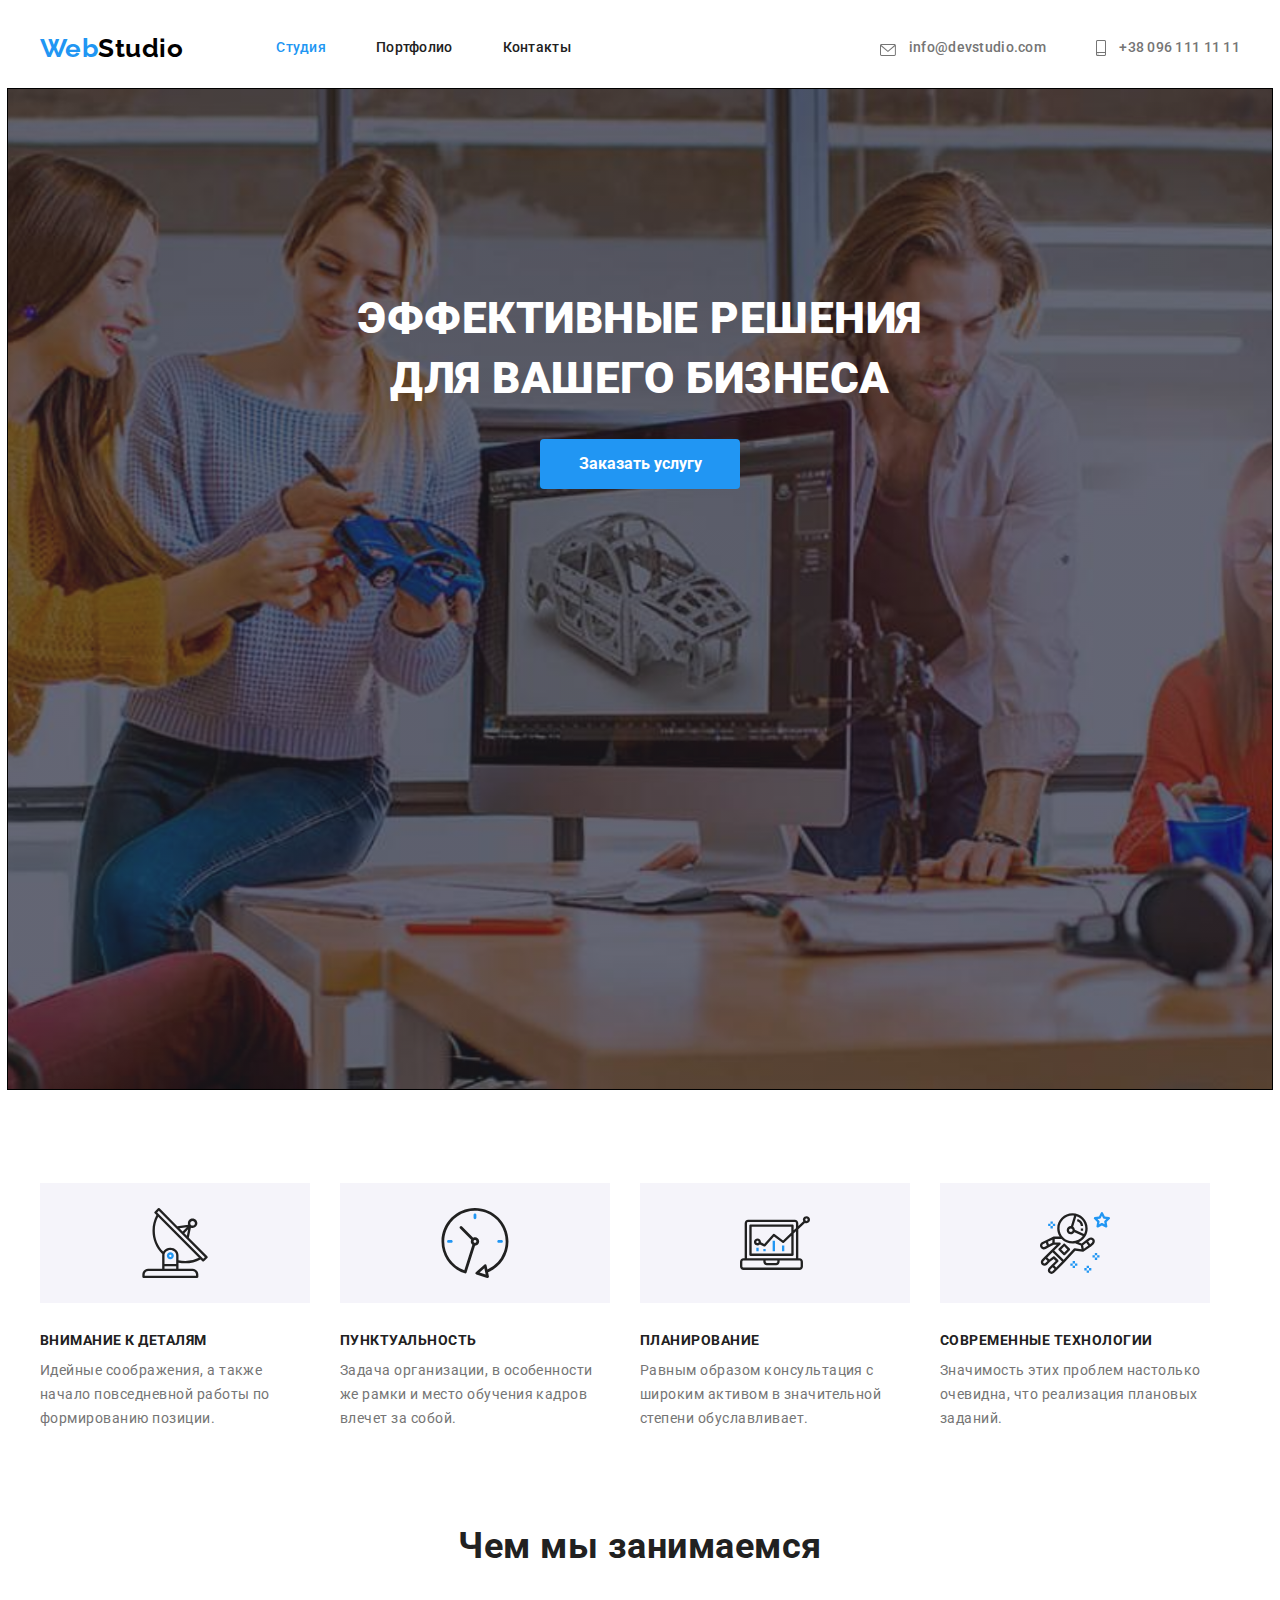
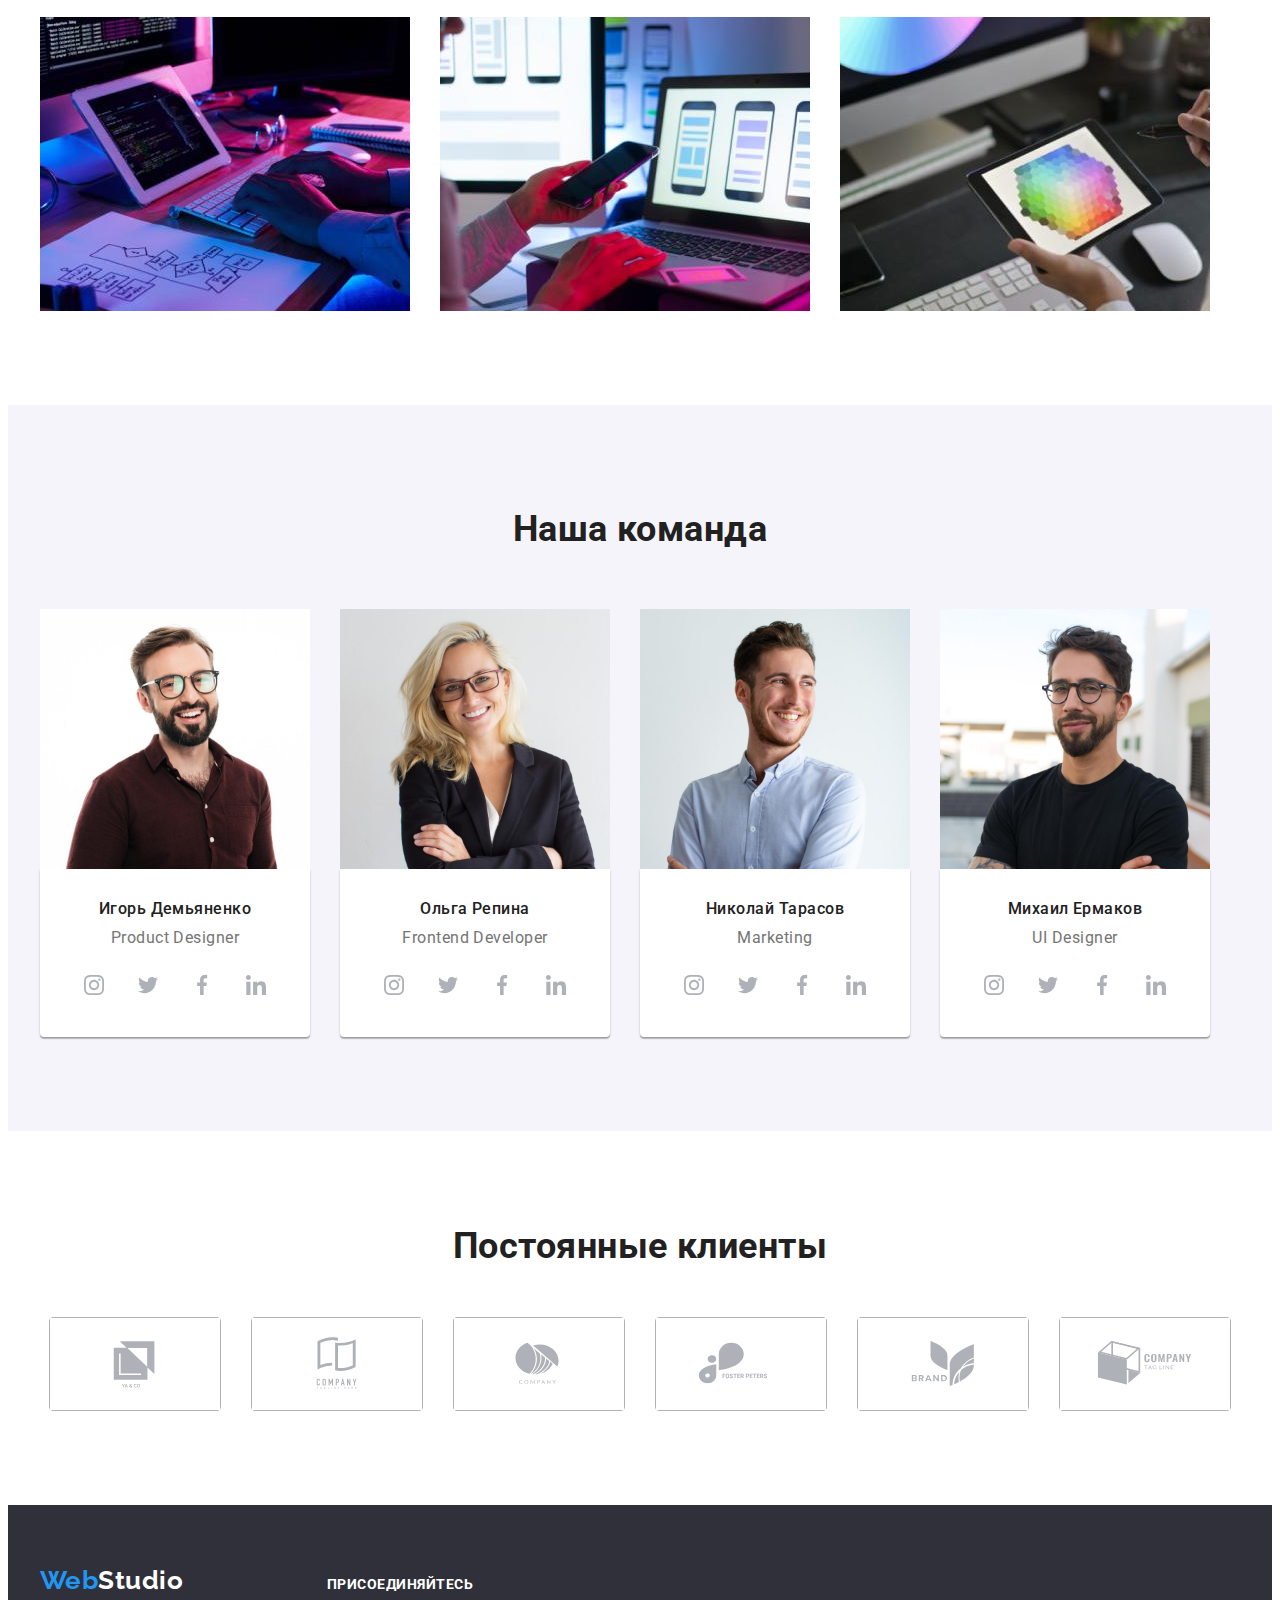
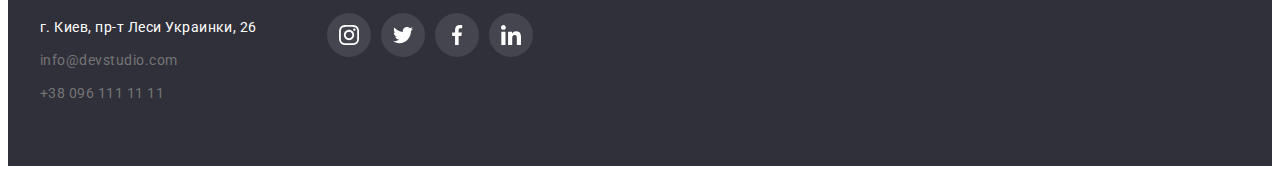
<file: index.html>
<!DOCTYPE html>
<html lang="ru">

<head>
    <meta charset="UTF-8">
    <meta name="viewport" content="width=device-width, initial-scale=1.0">
    <title>WebStudio</title>
    <link rel="preconnect" href="https://fonts.googleapis.com">
    <link rel="preconnect" href="https://fonts.gstatic.com" crossorigin>
    <link
        href="https://fonts.googleapis.com/css2?family=Raleway:wght@700&family=Roboto:wght@400;500;700;900&display=swap"
        rel="stylesheet">
    <link rel="stylesheet" href="https://cdnjs.cloudflare.com/ajax/libs/modern-normalize/1.1.0/modern-normalize.min.css"
        integrity="sha512-wpPYUAdjBVSE4KJnH1VR1HeZfpl1ub8YT/NKx4PuQ5NmX2tKuGu6U/JRp5y+Y8XG2tV+wKQpNHVUX03MfMFn9Q=="
        crossorigin="anonymous" referrerpolicy="no-referrer" />
    <link rel="stylesheet" href="./css/styles.css">
</head>

<body>
    <header>
        <div class="container main-menu">
            <nav class="main-nav">
                <a class="logo higher link" href="./index.html">
                    Web<span class="logo-first">Studio</span>
                </a>
                <ul class="site-nav list">
                    <li class="item"><a class="site-nav-current link" href="./index.html">Студия</a></li>
                    <li class="item"><a class="link" href="./portfolio.html">Портфолио</a></li>
                    <li class="item"><a class="link" href="">Контакты</a></li>
                </ul>
            </nav>
            <ul class="auth-nav list">
                <li class="item">
                    <a class="link" href="mailto:info@devstudio.com">
                        <svg class="mail-icon">
                            <use xlink:href="./images/sprite.svg#icon-envelope">
                            </use>
                        </svg>
                        info@devstudio.com</a>
                </li>
                <li class="phone item">
                    <a class="link" href="tel:+380961111111">
                        <svg class="phone-icon">
                            <use xlink:href="./images/sprite.svg#icon-smartphone">
                            </use>
                        </svg>
                        +38 096 111 11 11</a>
                </li>
            </ul>
        </div>
    </header>

    <main>
        <section class="hero">
            <h1 class="hero-title">Эффективные решения <br> для вашего бизнеса </h1>
            <button type="button" class="btn">Заказать услугу</button>
        </section>

        <section class="dignity">
            <div class="container">
                <h2 hidden> Наши достоинства</h2>
                <ul class="list">
                    <li class="attention item">
                        <div class="dignity-icon">
                            <svg class="antenna-icon">
                                <use href="./images/sprite.svg#icon-antenna">
                                </use>
                            </svg>
                        </div>
                        <h3 class="dignity-title">Внимание к деталям</h3>
                        <p class="pre-title"> Идейные соображения, а также начало повседневной работы по формированию
                            позиции.</p>
                    </li>
                    <li class="punctuality item">
                        <div class="dignity-icon">
                            <svg class="clock-icon">
                                <use href="./images/sprite.svg#icon-clock">
                                </use>
                            </svg>
                        </div>
                        <h3 class="dignity-title">Пунктуальность</h3>
                        <p class="pre-title"> Задача организации, в особенности же рамки и место обучения кадров влечет
                            за собой.</p>
                    </li>
                    <li class="planning item">
                        <div class="dignity-icon">
                            <svg class="diagram-icon">
                                <use href="./images/sprite.svg#icon-diagram">
                                </use>
                            </svg>
                        </div>
                        <h3 class="dignity-title">Планирование</h3>
                        <p class="pre-title">Равным образом консультация с широким активом в значительной степени
                            обуславливает. </p>
                    </li>
                    <li class="technology item">
                        <div class="dignity-icon">
                            <svg class="astonaut-icon">
                                <use href="./images/sprite.svg#icon-astronaut">
                                </use>
                            </svg>
                        </div>
                        <h3 class="dignity-title">Современные технологии</h3>
                        <p class="pre-title"> Значимость этих проблем настолько очевидна, что реализация плановых
                            заданий.</p>
                    </li>
                </ul>
            </div>
        </section>

        <section class="engage">
            <div class="container">
                <h2 class="engage-title">Чем мы занимаемся </h2>
                <ul class="list">
                    <li class="item">
                        <img src="./images/img-1.jpg" alt="Написание сайтов" width="370">
                    </li>
                    <li class="item">
                        <img src="./images/img-2.jpg" alt="Приложение для мобильных телефонов" width="370">
                    </li>
                    <li class="item">
                        <img src="./images/img-3.jpg" alt="Цетовое оформление" width="370">
                    </li>
                </ul>
            </div>
        </section>

        <section class="command">
            <div class="container">
                <h2 class="command-title">Наша команда</h2>
                <ul class="list">
                    <li class="item">
                        <img src="./images/img-4.jpg" alt="фото дизайнера" width="270">
                        <div class="command-data">
                            <h3 class="command-title-item">Игорь Демьяненко</h3>
                            <p class="pre-title" lang="en">Product Designer</p>
                            <ul class="command-social list">
                                <li class="social-item">
                                    <a href="" class="social-link">
                                        <svg class="social-icon">
                                            <use href="./images/sprite.svg#icon-instagram">
                                            </use>
                                        </svg>
                                    </a>
                                </li>
                                <li class="social-item">
                                    <a href="" class="social-link">
                                        <svg class="social-icon">
                                            <use href="./images/sprite.svg#icon-twitter">
                                            </use>
                                        </svg>
                                    </a>
                                </li>
                                <li class="social-item">
                                    <a href="" class="social-link">
                                        <svg class="social-icon">
                                            <use href="./images/sprite.svg#icon-facebook">
                                            </use>
                                        </svg>
                                    </a>
                                </li>
                                <li class="social-item">
                                    <a href="" class="social-link">
                                        <svg class="social-icon">
                                            <use href="./images/sprite.svg#icon-linkedin">
                                            </use>
                                        </svg>
                                    </a>
                                </li>
                            </ul>
                        </div>
                    </li>
                    <li class="item">
                        <img src="./images/img-5.jpg" alt="фото разраотчика" width="270">
                        <div class="command-data">
                            <h3 class="command-title-item">Ольга Репина</h3>
                            <p class="pre-title" lang="en">Frontend Developer</p>
                            <ul class="command-social list">
                                <li class="social-item">
                                    <a href="" class="social-link">
                                        <svg class="social-icon">
                                            <use href="./images/sprite.svg#icon-instagram">
                                            </use>
                                        </svg>
                                    </a>
                                </li>
                                <li class="social-item">
                                    <a href="" class="social-link">
                                        <svg class="social-icon">
                                            <use href="./images/sprite.svg#icon-twitter">
                                            </use>
                                        </svg>
                                    </a>
                                </li>
                                <li class="social-item">
                                    <a href="" class="social-link">
                                        <svg class="social-icon">
                                            <use href="./images/sprite.svg#icon-facebook">
                                            </use>
                                        </svg>
                                    </a>
                                </li>
                                <li class="social-item">
                                    <a href="" class="social-link">
                                        <svg class="social-icon">
                                            <use href="./images/sprite.svg#icon-linkedin">
                                            </use>
                                        </svg>
                                    </a>
                                </li>
                            </ul>
                        </div>
                    </li>
                    <li class="item">
                        <img src="./images/img-6.jpg" alt="фото маркетолога" width="270">
                        <div class="command-data">
                            <h3 class="command-title-item">Николай Тарасов</h3>
                            <p class="pre-title" lang="en">Marketing</p>
                            <ul class="command-social list">
                                <li class="social-item">
                                    <a href="" class="social-link">
                                        <svg class="social-icon">
                                            <use href="./images/sprite.svg#icon-instagram">
                                            </use>
                                        </svg>
                                    </a>
                                </li>
                                <li class="social-item">
                                    <a href="" class="social-link">
                                        <svg class="social-icon">
                                            <use href="./images/sprite.svg#icon-twitter">
                                            </use>
                                        </svg>
                                    </a>
                                </li>
                                <li class="social-item">
                                    <a href="" class="social-link">
                                        <svg class="social-icon">
                                            <use href="./images/sprite.svg#icon-facebook">
                                            </use>
                                        </svg>
                                    </a>
                                </li>
                                <li class="social-item">
                                    <a href="" class="social-link">
                                        <svg class="social-icon">
                                            <use href="./images/sprite.svg#icon-linkedin">
                                            </use>
                                        </svg>
                                    </a>
                                </li>
                            </ul>
                        </div>
                    </li>
                    <li class="item">
                        <img src="./images/img-7.jpg" alt="фото дизайнера" width="270">
                        <div class="command-data">
                            <h3 class="command-title-item">Михаил Ермаков</h3>
                            <p class="pre-title" lang="en">UI Designer</p>
                            <ul class="command-social list">
                                <li class="social-item">
                                    <a href="" class="social-link">
                                        <svg class="social-icon">
                                            <use href="./images/sprite.svg#icon-instagram">
                                            </use>
                                        </svg>
                                    </a>
                                </li>
                                <li class="social-item">
                                    <a href="" class="social-link">
                                        <svg class="social-icon">
                                            <use href="./images/sprite.svg#icon-twitter">
                                            </use>
                                        </svg>
                                    </a>
                                </li>
                                <li class="social-item">
                                    <a href="" class="social-link">
                                        <svg class="social-icon">
                                            <use href="./images/sprite.svg#icon-facebook">
                                            </use>
                                        </svg>
                                    </a>
                                </li>
                                <li class="social-item">
                                    <a href="" class="social-link">
                                        <svg class="social-icon">
                                            <use href="./images/sprite.svg#icon-linkedin">
                                            </use>
                                        </svg>
                                    </a>
                                </li>
                            </ul>
                        </div>
                    </li>
                </ul>
            </div>
        </section>
        <section class="client">
            <div class="container">
                <h2 class="client-title">Постоянные клиенты</h2>
                <ul class="client-list list">
                    <li class="client-item">
                        <a href="" class="company-link link">
                            <svg class="company-icon">
                                <use href="./images/sprite.svg#icon-client-1">
                                </use>
                            </svg>
                        </a>
                    <li class="client-item">
                        <a href="" class="company-link link">
                            <svg class="company-icon">
                                <use href="./images/sprite.svg#icon-client-2">
                                </use>
                            </svg>
                        </a>
                    <li class="client-item">
                        <a href="" class="company-link link">
                            <svg class="company-icon">
                                <use href="./images/sprite.svg#icon-client-3">
                                </use>
                            </svg>
                        </a>
                    <li class="client-item">
                        <a href="" class="company-link link">
                            <svg class="company-icon">
                                <use href="./images/sprite.svg#icon-client-4">
                                </use>
                            </svg>
                        </a>
                    <li class="client-item">
                        <a href="" class="company-link link">
                            <svg class="company-icon">
                                <use href="./images/sprite.svg#icon-client-5">
                                </use>
                            </svg>
                        </a>
                    <li class="client-item">
                        <a href="" class="company-link link">
                            <svg class="company-icon">
                                <use href="./images/sprite.svg#icon-client-6">
                                </use>
                            </svg>
                        </a>
                </ul>
            </div>
        </section>
    </main>

    <footer>
        <div class=" info container">
            <div class="info-contacs">
                <a class="logo lower link" href="./index.html">
                    Web<span class="logo-second">Studio</span>
                </a>
                <address>
                    <ul class="contacts list">
                        <li class="contacts-item">г. Киев, пр-т Леси Украинки, 26</li>
                        <li><a class="contact-tel link" href="mailto:info@devstudio.com">info@devstudio.com</a></li>
                        <li><a class="link" href="tel:+380961111111">+38 096 111 11 11</a></li>
                    </ul>
                </address>
            </div>
            <div class="join">
                <p class="join-title">присоединяйтесь</p>
                <ul class="join-social list">
                    <li class="join-item">
                        <a href="" class="join-link">
                            <svg class="join-icon">
                                <use href="./images/sprite.svg#icon-instagram">
                                </use>
                            </svg>
                        </a>
                    </li>
                    <li class="join-item">
                        <a href="" class="join-link">
                            <svg class="join-icon">
                                <use href="./images/sprite.svg#icon-twitter">
                                </use>
                            </svg>
                        </a>
                    </li>
                    <li class="join-item">
                        <a href="" class="join-link">
                            <svg class="join-icon">
                                <use href="./images/sprite.svg#icon-facebook">
                                </use>
                            </svg>
                        </a>
                    </li>
                    <li class="join-item">
                        <a href="" class="join-link">
                            <svg class="join-icon">
                                <use href="./images/sprite.svg#icon-linkedin">
                                </use>
                            </svg>
                        </a>
                    </li>
                </ul>

            </div>
        </div>
    </footer>
</body>

</html>
</file>
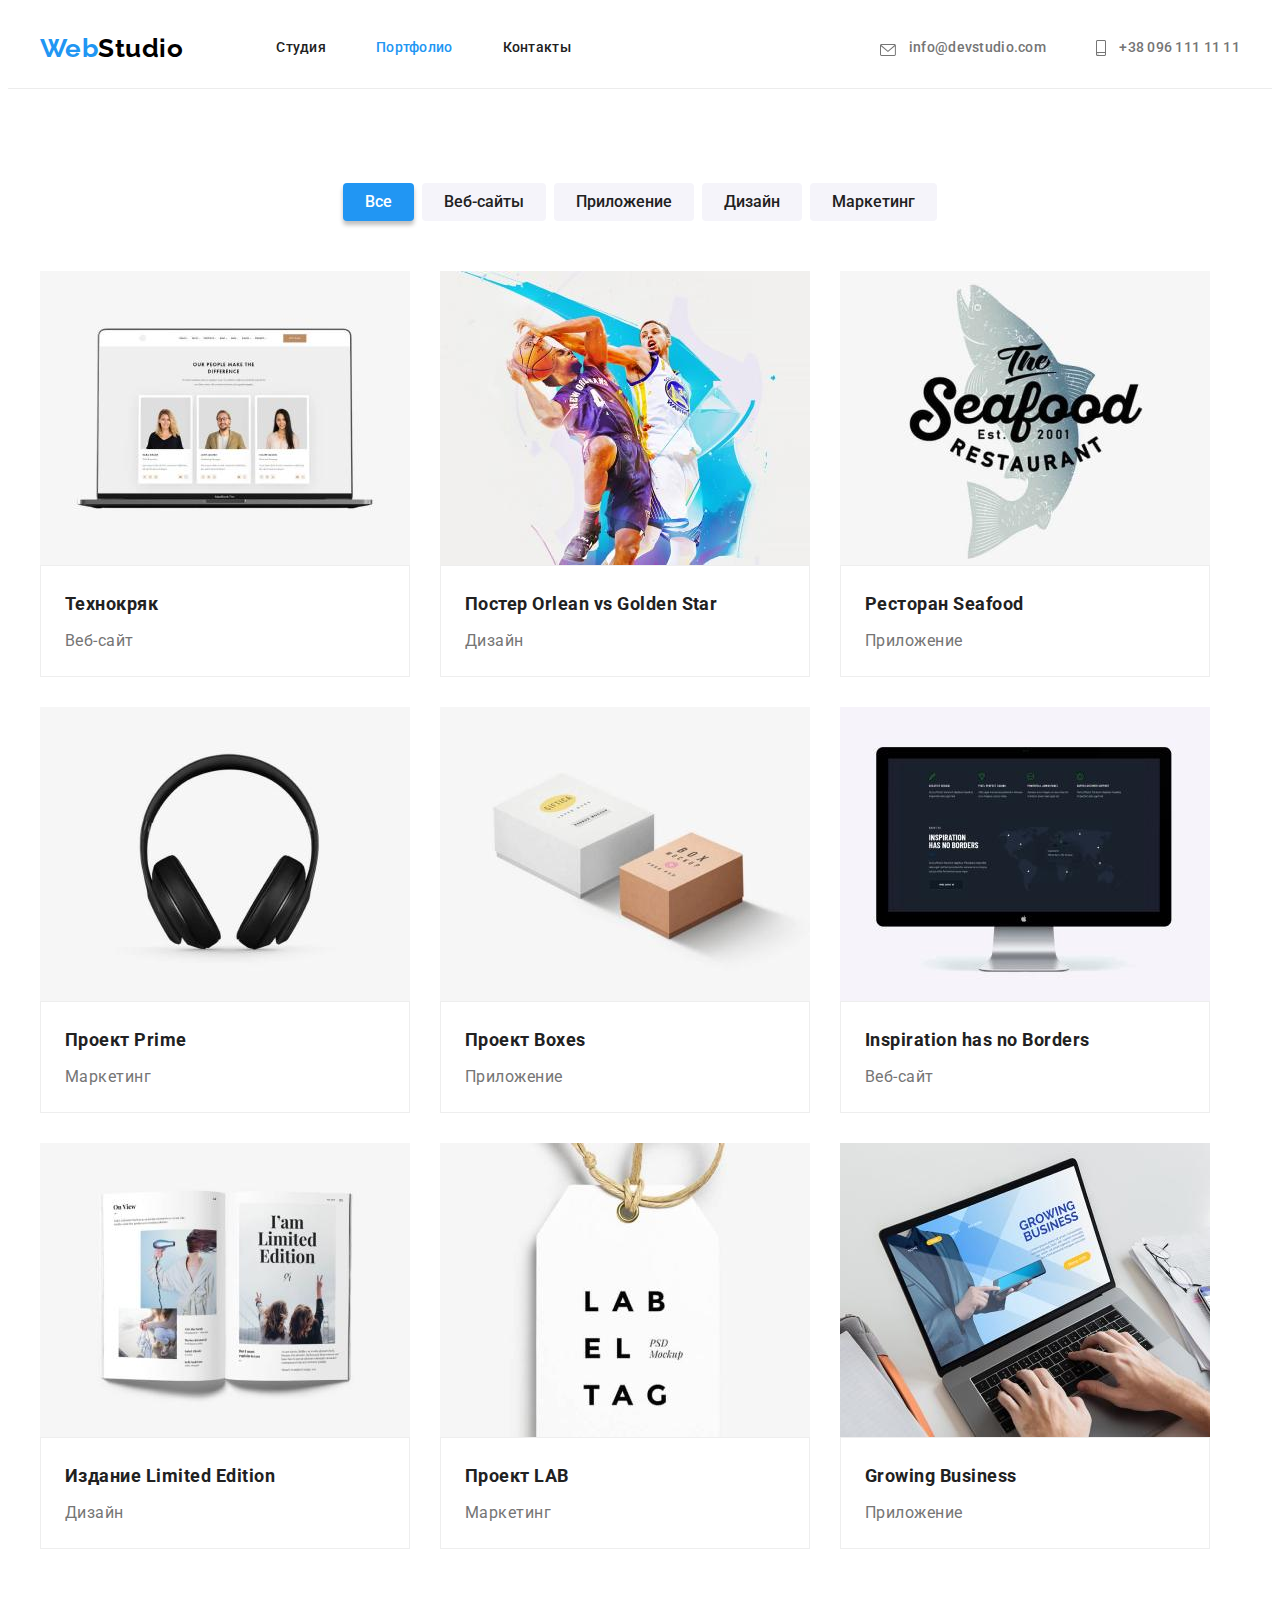
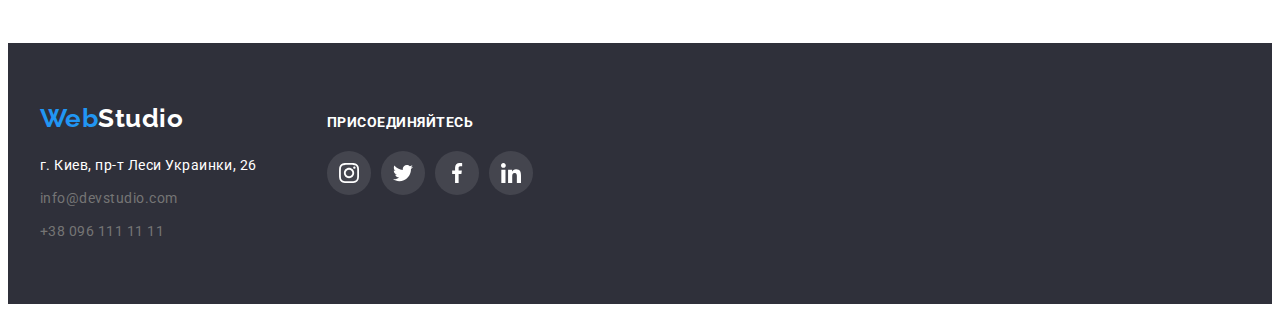
<file: portfolio.html>
<!DOCTYPE html>
<html lang="ru">

<head>
    <meta charset="UTF-8">
    <meta name="viewport" content="width=device-width, initial-scale=1.0">
    <title>WebStudio</title>
    <link rel="preconnect" href="https://fonts.googleapis.com">
    <link rel="preconnect" href="https://fonts.gstatic.com" crossorigin>
    <link
        href="https://fonts.googleapis.com/css2?family=Raleway:wght@700&family=Roboto:wght@400;500;700;900&display=swap"
        rel="stylesheet">
    <link rel="stylesheet" href="https://cdnjs.cloudflare.com/ajax/libs/modern-normalize/1.1.0/modern-normalize.min.css"
        integrity="sha512-wpPYUAdjBVSE4KJnH1VR1HeZfpl1ub8YT/NKx4PuQ5NmX2tKuGu6U/JRp5y+Y8XG2tV+wKQpNHVUX03MfMFn9Q=="
        crossorigin="anonymous" referrerpolicy="no-referrer" />
    <link rel="stylesheet" href="./css/styles.css">
</head>

<body>
    <header>

        <div class="container main-menu">
            <nav class="main-nav">
                <a class="logo higher link" href="./index.html">
                    Web<span class="logo-first">Studio</span>
                </a>

                <ul class="site-nav list">
                    <li class="item"><a class="link" href="./index.html">Студия</a></li>
                    <li class="item"><a class="site-nav-current link" href="./portfolio.html">Портфолио</a></li>
                    <li class="item"><a class="link" href="">Контакты</a></li>
                </ul>
            </nav>
            <ul class="auth-nav list">
                <li class="item">
                    <a class="link" href="mailto:info@devstudio.com">
                        <svg class="mail-icon">
                            <use href="./images/sprite.svg#icon-envelope">
                            </use>
                        </svg>
                        info@devstudio.com</a>
                </li>
                <li class="phone item">
                    <a class="link" href="tel:+380961111111">
                        <svg class="phone-icon">
                            <use href="./images/sprite.svg#icon-smartphone">
                            </use>
                        </svg>
                        +38 096 111 11 11</a>
                </li>
            </ul>
        </div>
    </header>
    <main>
        <section class="main-projects">
            <div class="container ">
                <h1 hidden>Примеры проектов</h1>
                <ul class="projects-nav list">
                    <li class="item"><button class="active-btn btn" type="button">Все</button></li>
                    <li class="item"><button class="btn" type="button">Веб-сайты</button></li>
                    <li class="item"><button class="btn" type="button">Приложение</button></li>
                    <li class="item"><button class="btn" type="button">Дизайн</button></li>
                    <li class="item"><button class="btn" type="button">Маркетинг</button></li>
                </ul>
                <ul class="projects list">
                    <li class="item">
                        <a href="" class="link">
                            <img src="./images/img-11.jpg" alt="Фото трьох человек на екране ноутбука" width="370">
                            <div class="projects-text">
                                <h2 class="projects-title">Технокряк</h2>
                                <p class="pre-title">Веб-сайт</p>
                            </div>
                        </a>
                    </li>
                    <li class="item">
                        <a href="" class="link">
                            <img src="./images/img-12.jpg" alt="Фото двух баскетболистов" width="370">
                            <div class="projects-text">
                                <h2 class="projects-title">Постер <span lang="en">Orlean vs Golden Star</span> </h2>
                                <p class="pre-title">Дизайн</p>
                            </div>
                        </a>
                    </li>
                    <li class="item">
                        <a href="" class="link">
                            <img src="./images/img-13.jpg" alt="Фото логотипа ресторана" width="370">
                            <div class="projects-text">
                                <h2 class="projects-title">Ресторан <span lang="en">Seafood</span> </h2>
                                <p class="pre-title">Приложение</p>
                            </div>
                        </a>
                    </li>
                    <li class="item">
                        <a href="" class="link">
                            <img src="./images/img-14.jpg" alt="Фото наушников" width="370">
                            <div class="projects-text">
                                <h2 class="projects-title">Проект <span lang="en">Prime</span></h2>
                                <p class="pre-title">Маркетинг</p>
                            </div>
                        </a>
                    </li>
                    <li class="item">
                        <a href="" class="link">
                            <img src="./images/img-15.jpg" alt="Фото двух коробок" width="370">
                            <div class="projects-text">
                                <h2 class="projects-title">Проект <span lang="en">Boxes</span></h2>
                                <p class="pre-title">Приложение</p>
                            </div>
                        </a>
                    </li>
                    <li class="item">
                        <a href="" class="link">
                            <img src="./images/img-16.jpg" alt="Фото монитора" width="370">
                            <div class="projects-text">
                                <h2 lang="en" class="projects-title">Inspiration has no Borders</h2>
                                <p class="pre-title">Веб-сайт</p>
                            </div>
                        </a>
                    </li>
                    <li class="item">
                        <a href="" class="link">
                            <img src="./images/img-17.jpg" alt="Фото журнала" width="370">
                            <div class="projects-text">
                                <h2 class="projects-title">Издание <span lang="en">Limited Edition</span></h2>
                                <p class="pre-title">Дизайн</p>
                            </div>
                        </a>
                    </li>
                    <li class="item">
                        <a href="" class="link">
                            <img src="./images/img-18.jpg" alt="Фото бирки" width="370">
                            <div class="projects-text">
                                <h2 class="projects-title">Проект <span lang="en">LAB</span></h2>
                                <p class="pre-title">Маркетинг</p>
                            </div>
                        </a>
                    </li>
                    <li class="item">
                        <a href="" class="link">
                            <img src="./images/img-19.jpg" alt="Фото ноутбука" width="370">
                            <div class="projects-text">
                                <h2 lang="en" class="projects-title">Growing Business</h2>
                                <p class="pre-title">Приложение</p>
                            </div>
                        </a>
                    </li>
                </ul>
            </div>
        </section>
    </main>

    <footer>
        <div class=" info container">
            <div class="info-contacs">
                <a class="logo lower link" href="./index.html">
                    Web<span class="logo-second">Studio</span>
                </a>
                <address>
                    <ul class="contacts list">
                        <li class="contacts-item">г. Киев, пр-т Леси Украинки, 26</li>
                        <li><a class="contact-tel link" href="mailto:info@devstudio.com">info@devstudio.com</a></li>
                        <li><a class="link" href="tel:+380961111111">+38 096 111 11 11</a></li>
                    </ul>
                </address>
            </div>
            <div class="join">
                <p class="join-title">присоединяйтесь</p>
                <ul class="join-social list">
                    <li class="join-item">
                        <a href="" class="join-link">
                            <svg class="join-icon">
                                <use href="./images/sprite.svg#icon-instagram">
                                </use>
                            </svg>
                        </a>
                    </li>
                    <li class="join-item">
                        <a href="" class="join-link">
                            <svg class="join-icon">
                                <use href="./images/sprite.svg#icon-twitter">
                                </use>
                            </svg>
                        </a>
                    </li>
                    <li class="join-item">
                        <a href="" class="join-link">
                            <svg class="join-icon">
                                <use href="./images/sprite.svg#icon-facebook">
                                </use>
                            </svg>
                        </a>
                    </li>
                    <li class="join-item">
                        <a href="" class="join-link">
                            <svg class="join-icon">
                                <use href="./images/sprite.svg#icon-linkedin">
                                </use>
                            </svg>
                        </a>
                    </li>
                </ul>

            </div>
        </div>
    </footer>
</body>

</html>
</file>
<file: css/styles.css>
:root {
    --primary-text-color:#757575;
    --title-text-color:#212121;
    --accent-color: #2196F3;
    --primary-background-color: #FFFFFF;
    --second-background-color: #F5F4FA;
    --footer-backgroud-color: #2F303A;
    --black-color: #000000;
}

body{
    background-color:var(--primary-background-color);
    color:var(--primary-text-color) ;
    font-family: Roboto, sans-serif;
    letter-spacing: 0.03em;
}
header {
    border-bottom: 1px solid #ECECEC;
}
p, h1, h2, h3, h4, h6 {
    margin: 0;
}
img {
    display:block;
    max-width: 100%;
    height: auto;
}
.list {
    padding: 0;
    margin: 0;
    list-style: none;
}
.link {
    text-decoration: none;
}
.btn {
    border: none;
    text-align: center;
    cursor: pointer;
}   
.container {
    width: 1200px;
    margin: 0 auto;
    padding: 0 15px;
}


/* header */
.main-menu {
    display: flex;
    align-items: center;
    justify-content: space-between;
}
.main-nav {
    display: flex;
    align-items: center;
}
.logo {
    color:var(--accent-color);
    font-family:Raleway, sans-serif;
    font-weight: bold; 
    font-size: 26px;
    line-height: 1.19;
}
.main-menu .higher {
    display: block;
    padding-top: 24px;
    padding-bottom: 24px;
}

.logo-first{
    color: var(--black-color);
}
.logo-second {
    color: var(--primary-background-color);
}

/* Site nav */

.site-nav {
    display: flex;
    margin-left: 93px;
}
.site-nav .item + .item {
    margin-left: 50px;
}

.site-nav .link {
    display: block;
    padding-top: 32px;
    padding-bottom: 32px;
    font-family: inherit;
    font-weight: 500;
    font-size: 14px;
    line-height: 1.14;
    letter-spacing: 0.02em;
    color: var(--title-text-color);
}

.site-nav .link:hover, 
.site-nav .link:focus,
.auth-nav .link:hover,
.auth-nav .link:focus {
    color: var(--accent-color);
}
.site-nav .site-nav-current {
    color: var(--accent-color);
}
.auth-nav {
    display: flex;
    margin-right: 0;
    margin-left: auto;
}
.auth-nav .item + .item {
    margin-left: 50px;
}
.auth-nav .link {
    display: block;
    padding-top: 32px;
    padding-bottom: 32px;
    font-family: inherit;
    font-weight: 500;
    font-size: 14px;
    line-height: 1.14;
    letter-spacing: 0.02em;
    color:var(--primary-text-color);
}
.mail-icon {
    width: 16px;
    height: 12px;
    margin-right:10px;
    fill: currentColor;
    vertical-align:bottom;
    
  }
.phone-icon {
  width: 10px;
  height: 16px;
  margin-right:10px;
  fill: currentColor;
  vertical-align: top;
}

/* Hero */
.hero {
    padding-top: 200px;
    padding-bottom: 200px;
    max-width: 1600px;
    height: 600px;
    margin-left: auto;
    margin-right: auto;
    outline: 1px solid black;
    background-image:linear-gradient(to right, rgba(47, 48, 58, 0.4), rgba(47, 48, 58, 0.4)), url(../images/img-hero.jpg);
    background-repeat: no-repeat;
    background-position: center;
    background-size: cover;
    background-color: var(--footer-backgroud-color);
    text-align: center;
}
.hero-title {
    color:var(--primary-background-color);
    font-weight: 900;
    font-size: 44px;
    line-height: 1.36;
    text-transform: uppercase;
    margin-bottom: 30px;
}
.hero .btn {
    display: inline-block;
    padding: 10px 32px;
    border-radius: 4px;
    min-width: 200px;
    color:var(--primary-background-color);
    background-color: var(--accent-color);
    font-family: inherit;
    font-style: normal;
    font-weight: bold;
    font-size: 16px;
    line-height: 1.88;
}

/* Dignity */
.dignity {
    font-size: 14px;
    line-height: 1.71;
    padding: 94px 0;
}
.dignity .list {
    display: flex;
    flex-wrap: wrap;
}
.dignity .item {
    width: 270px;
    margin-right: 30px;
}
.dignity .item:last-child {
    margin-right: 0;
  }
.dignity-title {
    color:var(--title-text-color);
    font-weight: bold;
    font-size: 14px;
    line-height: 1.14;
    text-transform: uppercase;
    margin-bottom: 10px;
}
.dignity-icon {
    display: flex;
    align-items: center;
    justify-content: center;
    width: 100%;
    height: 120px;
    background-color: var(--second-background-color);
    margin-bottom: 30px;

}
.antenna-icon,
.clock-icon,
.diagram-icon,
.astonaut-icon {
    display: flex;
    width: 70px;
    height: 70px;
}

/* Engage */
.engage {
    padding-top: 0;
    padding-bottom: 94px;
}
.engage .list {
    display: flex;
    flex-wrap: wrap;
}
.engage .item {
    width: 370px;
    margin-right: 30px;
}
.engage .item:last-child {
    margin-right: 0;
  }
.engage-title {
    margin-top: 0;
    margin-bottom: 50px;
    color: var(--title-text-color);
    font-weight: bold;
    font-size: 36px;
    line-height: 1.17;
    text-align: center;
}

/* Command */
.command {
    padding-top: 94px;
    padding-bottom: 94px;
    background-color:var(--second-background-color);
    font-size: 16px;
    line-height: 1.19;
    
}
.command .list {
    display: flex;
    flex-wrap: wrap;
}
.command .item {
    width: calc(100%/4-30px);
    margin-right: 30px;
    text-align: center;
}
.command .item:last-child {
    margin-right: 0;
}

.command-title {
    margin-bottom: 50px;
    color: var(--title-text-color);
    font-weight: bold;
    font-size: 36px;
    line-height: 1.67;
    text-align: center;
    
}
.command-data {
    padding: 30px 0;
    background-color: var(--primary-background-color);
    box-shadow: 0px 1px 3px rgba(0, 0, 0, 0.12), 0px 1px 1px rgba(0, 0, 0, 0.14), 0px 2px 1px rgba(0, 0, 0, 0.2);
    border-radius: 0px 0px 4px 4px;
}

.command-title-item {
    margin-bottom: 10px;
    color: var(--title-text-color);
    font-weight: 500;
    font-size: 16px;
    line-height: 1.19; 
}
.command-data .pre-title {
    margin-bottom: 16px;
}
.command-social {
    display: flex;
    justify-content: center;
}
.social-item {
    width: 44px;
    height: 44px;
    margin-right: 10px;
}
.social-item:last-child {
    margin-right: 0;
}
.social-icon {
    width: 20px;
    height: 20px;
    fill:currentColor;
}

.social-link {
    width: 100%;
    height: 100%;
    border-radius: 50%;
    background-color:var(--primary-background-color);
    color: #AFB1B8;
    display: flex;
    align-items: center;
    justify-content: center;
}
.social-link:hover,
.social-link:focus {
    background-color: var(--accent-color);
    color: var(--primary-background-color);
}
/* client */
.client {
    padding-top: 94px;
    padding-bottom: 94px;
}
.client-title {
    margin-bottom: 50px;
    color: var(--title-text-color);
    font-weight: bold;
    font-size: 36px;
    line-height: 1.17;
    text-align: center;
}
.client-list {
    display: flex;
    justify-content: center;
}
.client-item {
    width: 170px;
    height: 92px;
    margin-right: 30px;
    border: 1px solid #AFB1B8;
    border-radius: 4px;
}
.client-item:last-child {
    margin-right: 0;
}

.company-link {
    width: 100%;
    height: 100%;
    background-color:var(--primary-background-color);
    display: flex;
    align-items: center;
    justify-content: center;
}
.company-icon {
    width: 106px;
    height: 60px;
    fill: #AFB1B8;
}
.client-item:hover,
.client-item:focus {
    border: 1px solid var(--accent-color);
    border-radius: 4px;
}
.company-link:hover .company-icon,
.company-link:focus .company-icon {
    fill: var(--accent-color);
}

/* footer */
footer {
    padding: 60px 0;
    background-color: var(--footer-backgroud-color);
}
.info-contacs .lower {
    display: block;
    margin-bottom: 20px;
}
address {
    font-style: normal;
  }
.info {
    display: flex;
    align-items: baseline;
}

.contacts {
    font-family: inherit ;
    font-size: 14px;
    line-height: 1.71;
    
}
.contacts-item {
    color: var(--primary-background-color);
    margin-bottom: 9px;
}

.contacts .link {
    display: block;
    color: var(--primary-background-color) 60%;
    
}
.contact-tel {
    margin-bottom: 9px;
}

.contacts .link:hover,
.contacts .link:focus {
    color:var(--accent-color);
}
.join {
    display: block;
    justify-content: center;
    align-items: center;
    margin-left: 70px;
}
.join-title {
    font-family: Roboto;
    font-weight: bold;
    font-size: 14px;
    line-height: 1.14;
    text-transform: uppercase;
    color:var(--primary-background-color);
    margin-bottom: 20px;
}
.join-social {
    display: flex;
}
.join-item {
    width: 44px;
    height: 44px;
    margin-right: 10px;
}
.join-item:last-child {
    margin-right: 0;
}
.join-icon {
    width: 20px;
    height: 20px;
    fill:var(--primary-background-color);
}
.join-link {
    width: 100%;
    height: 100%;
    border-radius: 50%;
    background-color:rgba(255, 255, 255, 0.1);
    display: flex;
    align-items: center;
    justify-content: center;
}
.join-link:hover,
.join-link:focus {
    background-color: var(--accent-color);
}
/* Projects */
.main-projects {
    padding-top: 94px;
    padding-bottom: 94px;
}
.projects-nav{
    display: flex;
    justify-content: center;
    margin-bottom: 50px;
}
.projects-nav .btn {
    display: inline-block;
    border-radius: 4px;
    padding: 6px 22px;
    color: var(--title-text-color);
    background-color:var(--second-background-color);
    font-family:inherit;
    font-weight: 500;
    font-size: 16px;
    line-height: 1.63;
}
.projects-nav .item+.item {
    margin-left: 8px;
}
.projects-nav .active-btn,
.projects-nav .btn:hover,
.projects-nav .btn:focus {
    background-color: var(--accent-color);
    color:var(--primary-background-color);
    box-shadow: 0px 4px 4px rgba(0, 0, 0, 0.25);
}
.projects {
    display: flex;
    flex-wrap: wrap;
    font-size: 16px;
    line-height: 1.87;
}
.projects .item {
    width: calc(100%/3-30px);
    margin-right: 30px;
    margin-bottom: 30px;
}
.projects .item:nth-child(3n) {
    margin-right: 0;
}
.projects .item:nth-last-child(-n + 3) {
    margin-bottom: 0;
}
.projects .link {
    display: inline-block;
}
.projects .link:hover,
.projects .link:focus {
    box-shadow: 0px 4px 4px rgba(0, 0, 0, 0.25);

}
.projects-text {
    padding: 20px 24px;
    border: 1px solid #EEEEEE;
}
.projects-title {
    margin-bottom: 4px;
    color: var(--title-text-color);
    font-family: inherit;
    font-weight: bold;
    font-size: 18px;
    line-height: 2;
}
.projects .pre-title {
    font-family: inherit;
    font-size: 16px;
    line-height: 1.88; 
    color: var(--primary-text-color);

}
</file>
